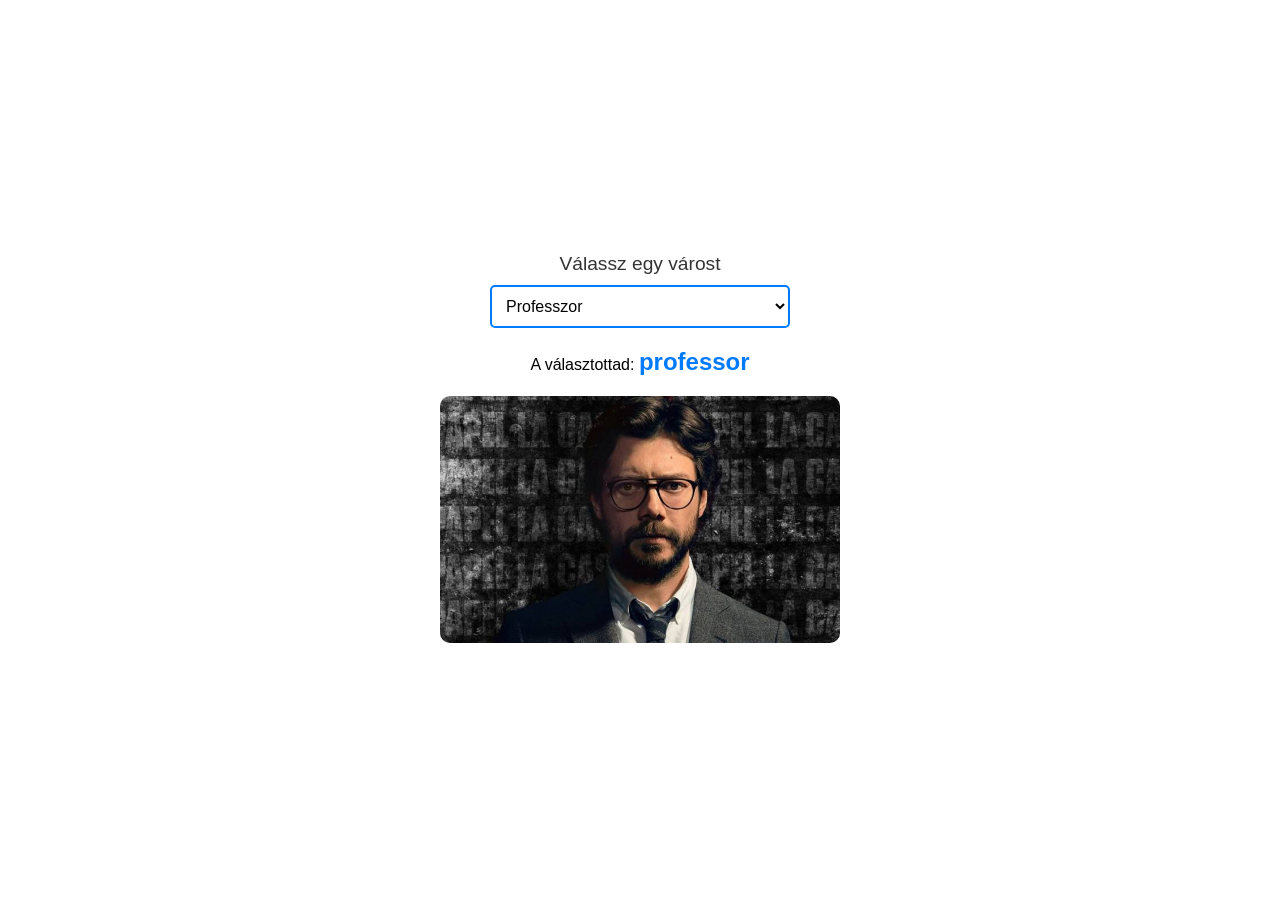
<file: 001_change_event/index.html>
<!DOCTYPE html>
<html lang="hu">

<head>
    <meta charset="UTF-8">
    <meta name="viewport" content="width=device-width, initial-scale=1.0">
    <title>Change Event</title>
    <link rel="stylesheet" href="style.css">
    <link rel="shortcut icon" href="./img/icon.svg" type="image/x-icon">
</head>

<body>
    <div class="container">
        <label for="city">Válassz egy várost</label>
        <select id="city" name="city">
            <option value="Berlin">Berlin</option>
            <option value="Tokyo">Tokyo</option>
            <option value="Rio">Rio</option>
            <option value="Nairobi">Nairobi</option>
            <option value="Lisbon">Lisszabon</option>
            <option value="Moscow">Moszkva</option>
            <option value="Denver">Denver</option>
            <option value="Stockholm">Stockholm</option>
            <option value="Helsinki">Helsinki</option>
            <option value="Professor" selected>Professzor</option>
        </select>
    </div>

    <div id="finish">
        <p>A választottad: <span id="demo">Berlin</span></p>
    
        <div id="image">
            
        </div>
    </div>

    <script src="script.js"></script>
</body>

</html>
</file>
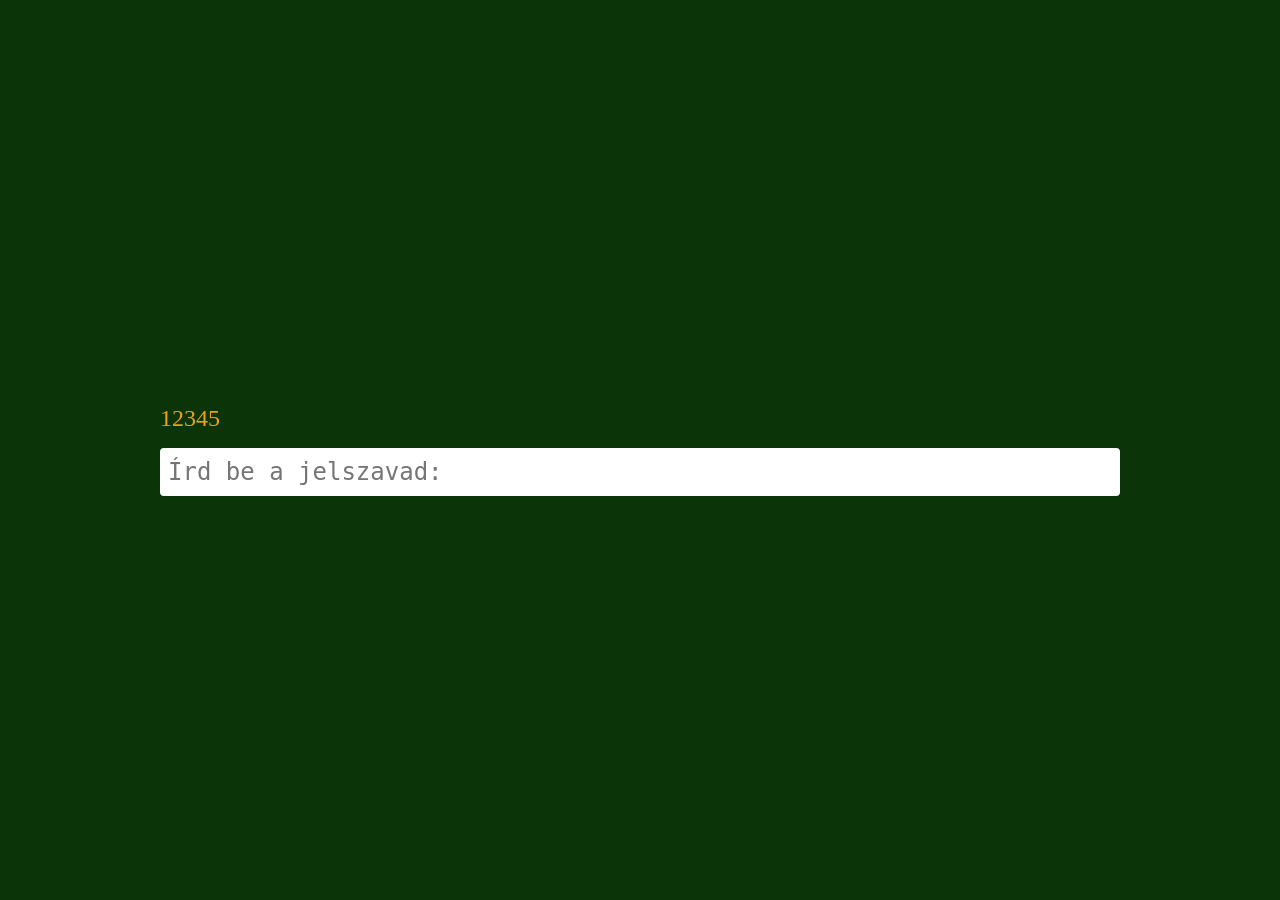
<file: 002_keypress_event/index.html>
<!DOCTYPE html>
<html lang="hu">
<head>
    <meta charset="UTF-8">
    <meta name="viewport" content="width=device-width, initial-scale=1.0">
    <title>Keypress-Keydown-Keyup event</title>
    <link rel="stylesheet" href="style.css">
</head>
<body>
    <div class="container">
        <span id="demo">12345</span>

        <textarea name="area" id="area" placeholder="Írd be a jelszavad:"></textarea>
    </div>

    <script src="script.js"></script>
</body>
</html>
</file>
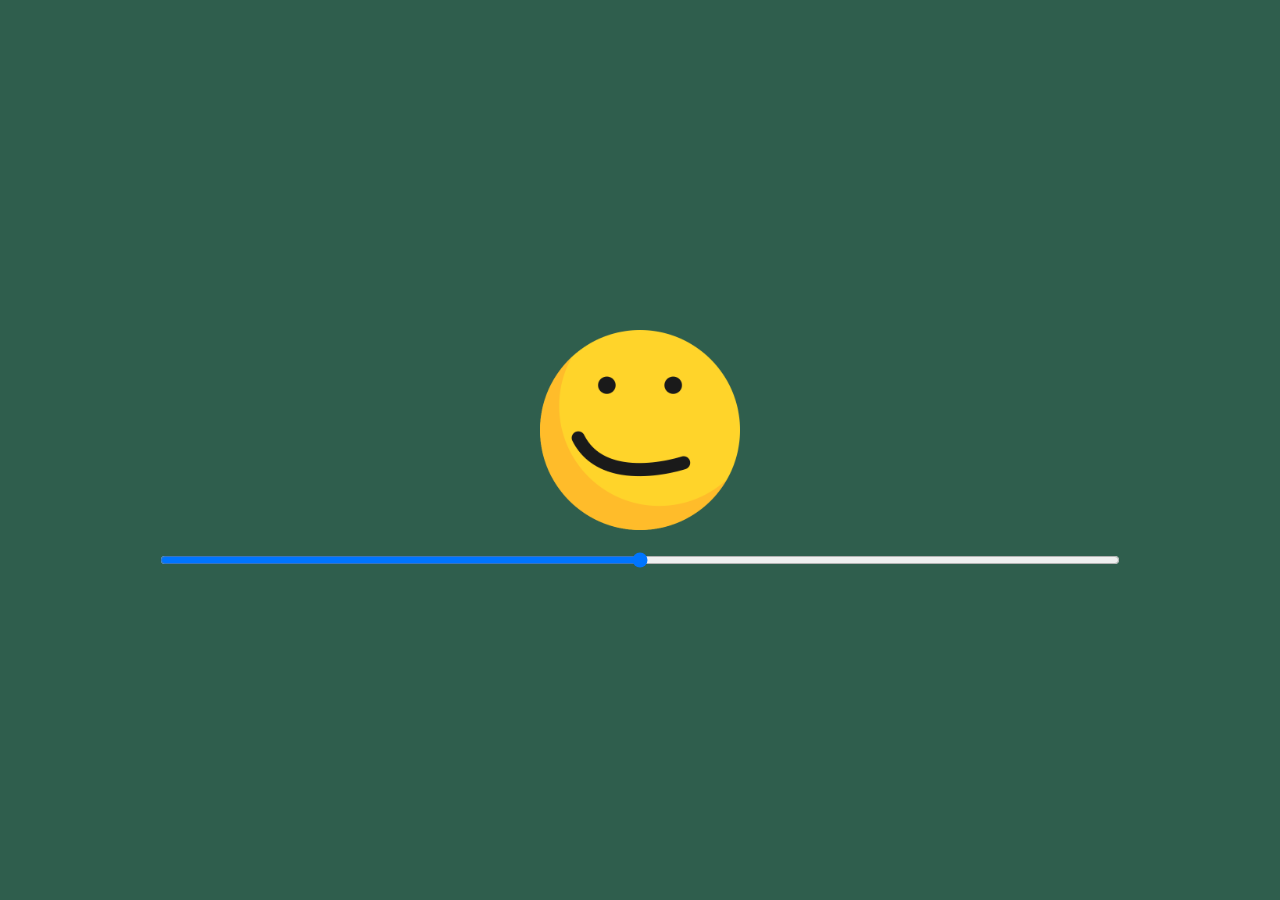
<file: 003_hangulat/index.html>
<!DOCTYPE html>
<html lang="hu">

<head>
    <meta charset="UTF-8">
    <meta name="viewport" content="width=device-width, initial-scale=1.0">
    <title>Hangulat</title>
    <link rel="stylesheet" href="./style.css">
    <link rel="shortcut icon" href="./img/face.ico" type="image/x-icon">
</head>

<body>
    <div class="container">
        <img src="./img/4.png" alt="" id="kep">
        <input type="range" id="csuszka" class="bomba-forma" min="0" max="6" step="1">
    </div>
    <script src="./script.js"></script>
</body>

</html
</file>
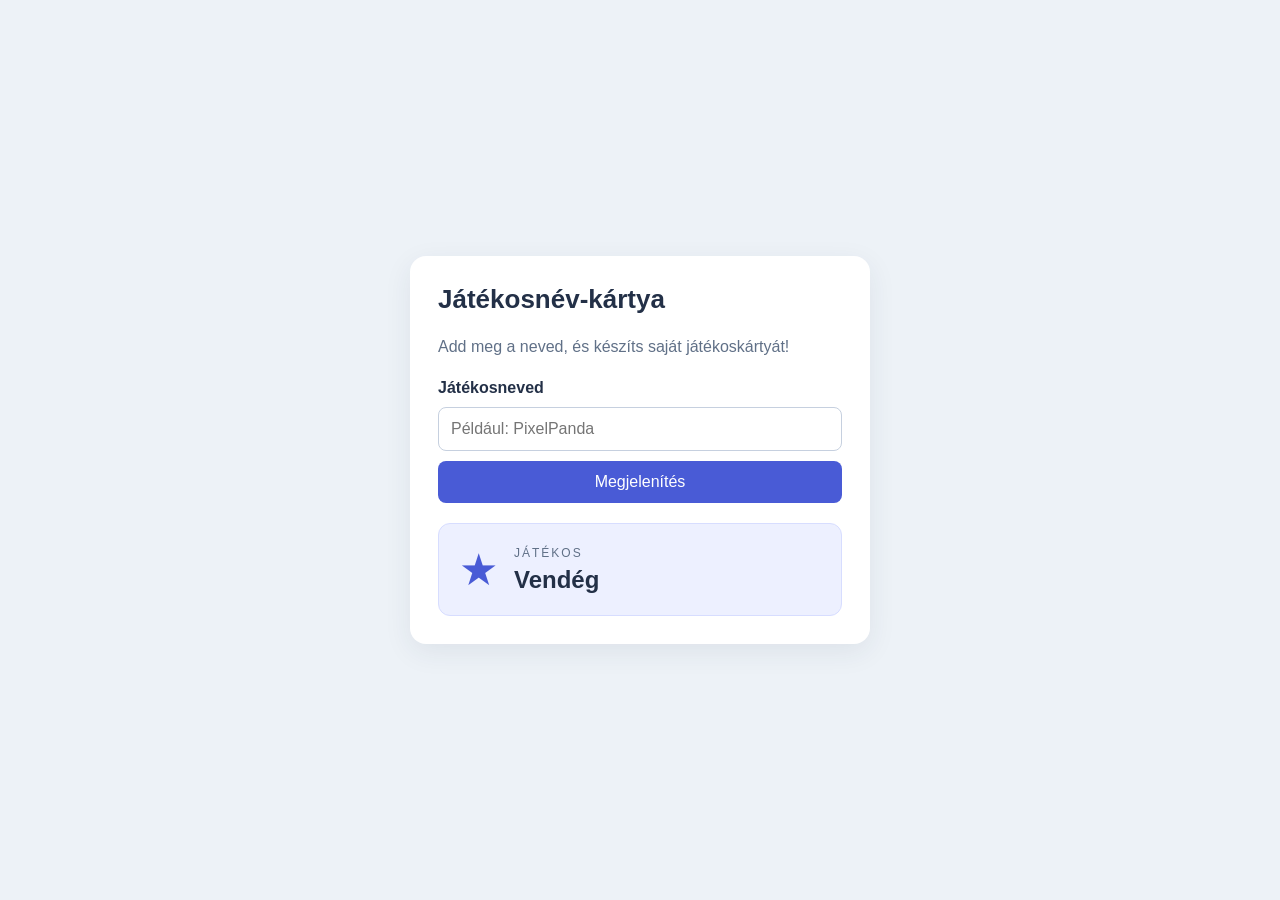
<file: 005_jatekosnev/index.html>
<!DOCTYPE html>
<html lang="hu">
<head>
    <meta charset="UTF-8">
    <meta name="viewport" content="width=device-width, initial-scale=1.0">
    <title>Játékosnév-kártya</title>
    <link rel="stylesheet" href="style.css">
</head>
<body>
    <main class="container">
        <h1>Játékosnév-kártya</h1>
        <p>Add meg a neved, és készíts saját játékoskártyát!</p>

        <div class="beallitasok">
            <label for="nev">Játékosneved</label>
            <input type="text" id="nev" placeholder="Például: PixelPanda" maxlength="20">
            <button type="button" id="gomb">Megjelenítés</button>
        </div>

        <div class="kartya">
            <span class="ikon" aria-hidden="true">★</span>
            <div>
                <p class="felirat">JÁTÉKOS</p>
                <h2 id="jatekosnev">Vendég</h2>
            </div>
        </div>
    </main>
    <script src="script.js"></script>
</body>
</html>
</file>
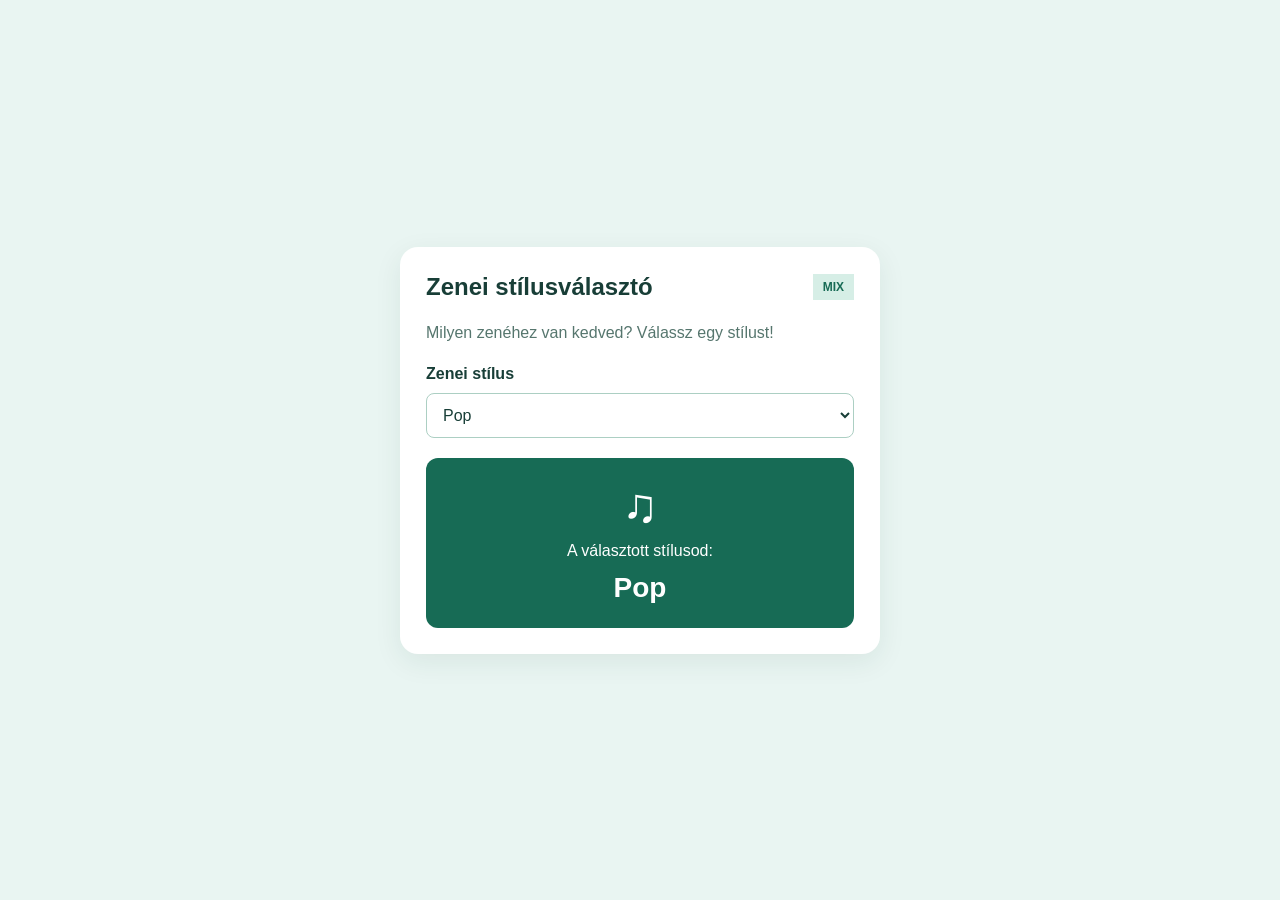
<file: 006_zenevalaszto/index.html>
<!DOCTYPE html>
<html lang="hu">
<head>
    <meta charset="UTF-8">
    <meta name="viewport" content="width=device-width, initial-scale=1.0">
    <title>Zenei stílusválasztó</title>
    <link rel="stylesheet" href="style.css">
</head>
<body>
    <main class="container">
        <header class="fejlec">
            <h1>Zenei stílusválasztó</h1>
            <span class="jelveny">MIX</span>
        </header>

        <p class="leiras">Milyen zenéhez van kedved? Válassz egy stílust!</p>

        <div class="beallitasok">
            <label for="stilus">Zenei stílus</label>
            <select id="stilus">
                <option value="Pop" selected>Pop</option>
                <option value="Rock">Rock</option>
                <option value="Jazz">Jazz</option>
                <option value="Elektronikus">Elektronikus</option>
                <option value="Klasszikus">Klasszikus</option>
            </select>
        </div>

        <section class="kartya">
            <span class="ikon" aria-hidden="true">♫</span>
            <p>A választott stílusod:</p>
            <h2 id="valasztott">Pop</h2>
        </section>
    </main>
    <script src="script.js"></script>
</body>
</html>
</file>
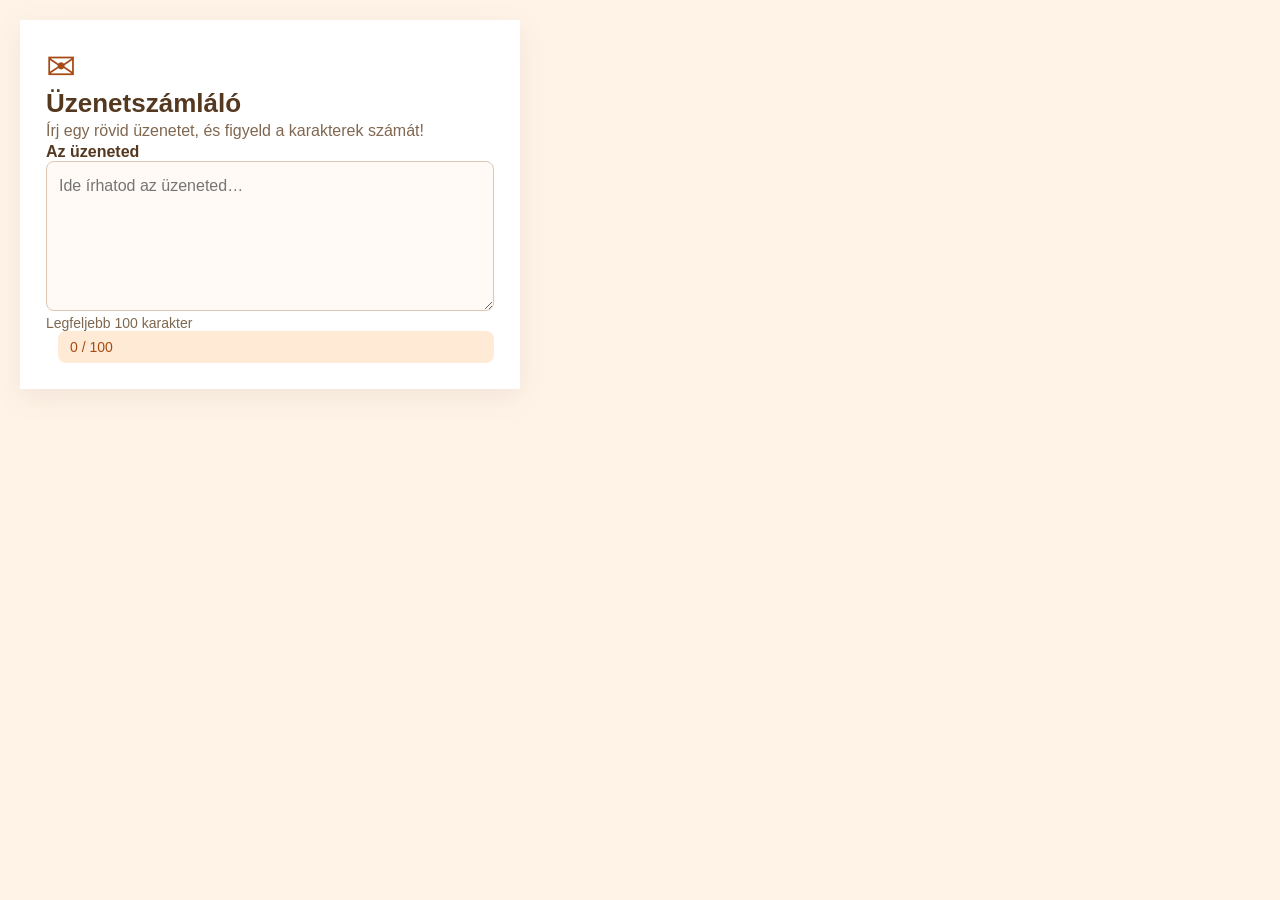
<file: 007_uzenetszamlalo/index.html>
<!DOCTYPE html>
<html lang="hu">
<head>
    <meta charset="UTF-8">
    <meta name="viewport" content="width=device-width, initial-scale=1.0">
    <title>Üzenetszámláló</title>
    <link rel="stylesheet" href="style.css">
</head>
<body>
    <main class="container">
        <header class="fejlec">
            <span class="ikon" aria-hidden="true">✉</span>
            <h1>Üzenetszámláló</h1>
        </header>

        <p class="leiras">Írj egy rövid üzenetet, és figyeld a karakterek számát!</p>

        <div class="szerkeszto">
            <label for="uzenet">Az üzeneted</label>
            <textarea id="uzenet" maxlength="100" placeholder="Ide írhatod az üzeneted…"></textarea>
        </div>

        <div class="info">
            <p>Legfeljebb 100 karakter</p>
            <p class="szamlalo"><span id="darab">0</span> / 100</p>
        </div>
    </main>
    <script src="script.js"></script>
</body>
</html>
</file>
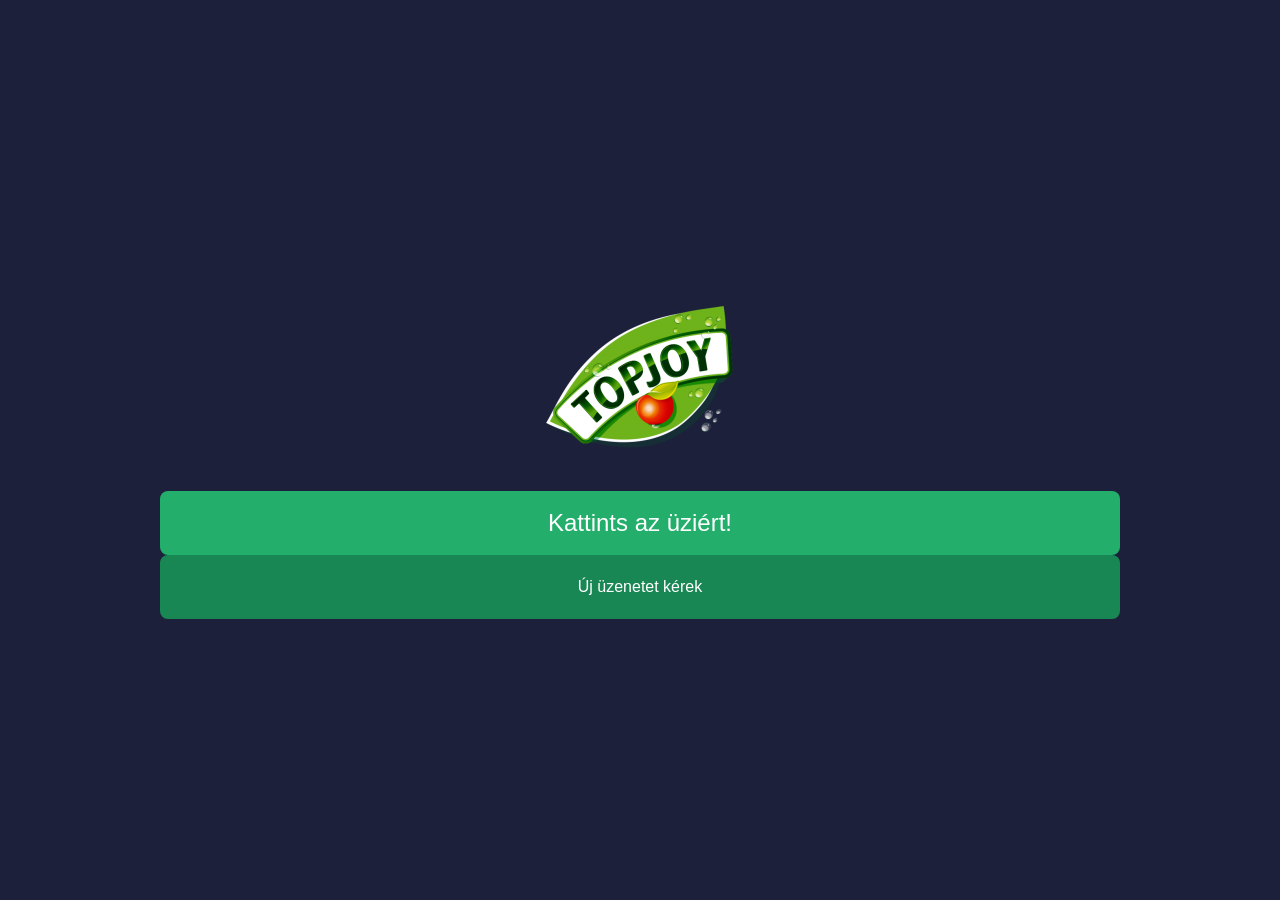
<file: 008_topjoy/index.html>
<!DOCTYPE html>
<html lang="hu">
<head>
    <meta charset="UTF-8">
    <meta name="viewport" content="width=device-width, initial-scale=1.0">
    <title>Topjoy</title>
    <link rel="stylesheet" href="stlye.css">
    <link rel="shortcut icon" href="./topjoy.ico" type="image/x-icon">
</head>
<body>
    
    <div class="container">
        <div class="image-container">
            <img src="./topjoy.png" alt="404" title="Topjoy" class="img-fluid">
        </div>

        <div id="massagebox" class="massage-box"> 
            Kattints az üziért!    
        </div>
        <button class="custom-button" type="button" id="massageButton">
            Új üzenetet kérek
        </button>
    </div>


    <script src="script.js"></script>
</body>
</html>
</file>
<file: 001_change_event/style.css>
* {
    margin: 0;
    padding: 0;
    box-sizing: border-box;
}

body {
    font-family: Arial, Helvetica, sans-serif;
    display: flex;
    align-items: center;
    justify-content: center;
    height: 100vh;
    flex-direction: column;
}

.container {
    margin-bottom: 20px;
    text-align: center;
    width: 75%;
}

label {
    font-size: 1.2rem;
    margin-bottom: 10px;
    display: block;
    color: #333333;
}

select {
    padding: 10px;
    font-size: 1rem;
    border-radius: 5px;
    border: 2px solid #007BFF;
    background-color: #FFFFFF;
    cursor: pointer;
    width: 100%;
    max-width: 300px;
    display: block;
    margin: 0 auto;
}

#finish {
    text-align: center;
    max-width: 800px;
    width: 100%;
    margin: 0 auto;
}

#demo {
    font-size: 1.5rem;
    color: #007BFF;
    font-weight: bold;
    margin-top: 20px;
}

#image img {
    margin-top: 20px;
    max-width: 50%;
    height: auto;
    border-radius: 10px;
}

@media (max-width: 768px) {
    select {
        max-width: 100%;
    }

    #image img {
        max-width: 80%;
    }
}

@media (max-width: 480px) {
    #demo {
        font-size: 1.2rem;
    }

    #image img {
        max-width: 90%;
    }
}
</file>
<file: 002_keypress_event/style.css>
* {
    margin: 0;
    padding: 0;
    box-sizing: border-box;
}

html {
    font-size: 16px;
}

body {
    background: #0B3508;
    color: #EBA119;
    height: 100vh; /* vh = viewport height */
    display: flex;
    justify-content: center; /* vízszintes igazítás flex-nél és gridnél */
    align-items: center; /* függőleges igazítás flex-nél és gridnél, ehhez mindenképp kell a height: 100vh */
    font-size: 1.5rem; /* rem = ez a gyökér elemhez viszonyítja a méretet, az alapértelmezett a html-ben 16px. A 1.5rem = 16 * 1.5 = 24px */
}

.container {
    /* border: 10px solid black; */
    width: 75%;
    display: flex;
    flex-direction: column;
    gap: 1rem;
}

textarea {
    border-radius: 0.25rem;
    border: none;
    height: 3rem;
    line-height: 3rem;
    font-size: 1.5rem;
    text-indent: 0.5rem;
    outline: none;
    resize: none;
}
</file>
<file: 003_hangulat/style.css>
* {
    margin: 0;
    padding: 0;
    box-sizing: border-box;
}

html {
    font-size: 16px;
}

body {
    background: #2F5E4D;
    font-family: Arial, Helvetica, sans-serif;
    /* border: 1px solid red; */
    display: flex;
    height: 100vh;
    justify-content: center;
    align-items: center;
}

.container {
    width: 75%;
    /* border: 1px solid red; */
    display: flex;
    flex-direction: column;
    justify-content: center;
    align-items: center;
    gap: 1.25rem;
}

.container > img {
    height: 200px;
}

.container > input {
    width: 100%;
    height: 1.25rem;
    background: #CCCCCC;
    color: #FFFFFF;
    border-radius: 5rem;
}

.container > input::-webkit-slider-thumb {
    width: 1.5rem;
    height: 1.5rem;
    border-radius: 50%;
    background-color: black;
}
</file>
<file: 005_jatekosnev/style.css>
* {
    margin: 0;
    padding: 0;
    box-sizing: border-box;
}

body {
    font-family: Arial, Helvetica, sans-serif;
    background: #edf2f7;
    color: #233047;
    min-height: 100vh;
    padding: 20px;
    display: flex;
    justify-content: center;
    align-items: center;
    /* FELADAT: A fő doboz középre igazítása flexszel. */
}

.container {
    width: 100%;
    max-width: 460px;
    padding: 28px;
    background: white;
    box-shadow: 0 8px 28px #23304714;
    /* FELADAT: Függőleges flex elrendezés, 20px térköz. */
    /* FELADAT: 16px-es sarokkerekítés. */
    display: flex;
    flex-direction: column;
    gap: 20px;
    border-radius: 16px;
}

h1 {
    font-size: 26px;
}

.container > p {
    color: #607087;
    line-height: 1.5;
}

.beallitasok {
    /* FELADAT: Függőleges flex elrendezés, 10px térköz. */
    display: flex;
    flex-direction: column;
    gap: 10px;
}

label {
    font-weight: bold;
}

input {
    width: 100%;
    min-width: 0;
    padding: 12px;
    border: 1px solid #c6d0df;
    border-radius: 8px;
    font: inherit;
}

button {
    padding: 12px 18px;
    border: none;
    border-radius: 8px;
    background: #495bd6;
    color: white;
    font: inherit;
    /* FELADAT: Mutató kéz alakú egérkurzor. */
    cursor: pointer;
}

.kartya {
    background: #edf0ff;
    border: 1px solid #d7ddff;
    border-radius: 12px;
    padding: 20px;
    /* FELADAT: Vízszintes flex elrendezés, függőleges középre igazítás, 16px térköz. */
    display: flex;
    align-items: center;
    gap: 16px;
    
}

.ikon {
    color: #495bd6;
    font-size: 44px;
}

.felirat {
    color: #607087;
    font-size: 12px;
    letter-spacing: 2px;
    margin-bottom: 6px;
}

#jatekosnev {
    font-size: 24px;
    overflow-wrap: anywhere;
}

.kartya > div {
    min-width: 0;
}
</file>
<file: 006_zenevalaszto/style.css>
* {
    margin: 0;
    padding: 0;
    box-sizing: border-box;
}

body {
    font-family: Arial, Helvetica, sans-serif;
    background: #e9f5f2;
    color: #183e37;
    min-height: 100vh;
    padding: 20px;
    /* FELADAT: Flexszel igazítsd középre a fő dobozt mindkét irányban! */
    display: flex;
    justify-content: center;
    align-items: center;
}

.container {
    width: 100%;
    max-width: 480px;
    padding: 26px;
    background: white;
    border-radius: 18px;
    box-shadow: 0 8px 28px #183e3714;
    /* FELADAT: Függőleges flex elrendezés, 20px térközzel. */
    display: flex;
    flex-direction: column;
    gap: 20px;
    
}

.fejlec {
    /* FELADAT: Vízszintes flex elrendezés, függőleges középre igazítás.
       A cím balra, a MIX jelvény jobbra kerüljön, a köztük maradó
       szabad helyet oszd el! */
       display: flex;
       align-items: center;
       justify-content: space-between;
}

h1 {
    font-size: 24px;
}

.jelveny {
    padding: 6px 10px;
    background: #d6eee6;
    color: #176b55;
    font-size: 12px;
    font-weight: bold;
    margin-left: 12px;
}

.leiras {
    color: #56766e;
    line-height: 1.5;
}

.beallitasok {
    /* FELADAT: Függőleges flex elrendezés, 10px térközzel. */
    display: flex;
    flex-direction: column;
    gap: 10px;
}

label {
    font-weight: bold;
}

select {
    width: 100%;
    padding: 12px;
    border: 1px solid #accfc3;
    border-radius: 8px;
    background: white;
    color: #183e37;
    font: inherit;
    /* FELADAT: Mutató kéz alakú egérkurzor. */
    cursor: pointer;
}

.kartya {
    background: #176b55;
    color: white;
    padding: 24px;
    text-align: center;
    /* FELADAT: Függőleges flex elrendezés, vízszintesen középre
       igazított gyermekelemekkel, 12px térközzel. */
    display: flex;
    flex-direction: column;
    justify-content: center;
    gap: 12px;
    border-radius: 16px;
    /* FELADAT: 12px-es sarokkerekítés. */
    border-radius: 12px;
}

.ikon {
    font-size: 48px;
    line-height: 1;
}

#valasztott {
    font-size: 28px;
}
</file>
<file: 007_uzenetszamlalo/style.css>
* {
    margin: 0;
    padding: 0;
    box-sizing: border-box;
}

body {
    font-family: Arial, Helvetica, sans-serif;
    background: #fff3e7;
    color: #543820;
    min-height: 100vh;
    padding: 20px;
    /* FELADAT: Flexszel igazítsd középre a fő dobozt mindkét irányban! */
}

.container {
    width: 100%;
    max-width: 500px;
    padding: 26px;
    background: white;
    box-shadow: 0 8px 28px #54382014;
    /* FELADAT: Függőleges flex elrendezés, 20px térközzel. */
    /* FELADAT: 16px-es sarokkerekítés. */
}

.fejlec {
    /* FELADAT: Vízszintes flex elrendezés, függőleges középre
       igazítás, 12px térköz. */
}

.ikon {
    font-size: 36px;
    color: #a64a13;
}

h1 {
    font-size: 26px;
}

.leiras {
    color: #806750;
    line-height: 1.5;
}

.szerkeszto {
    /* FELADAT: Függőleges flex elrendezés, 10px térközzel. */
}

label {
    font-weight: bold;
}

textarea {
    width: 100%;
    min-height: 150px;
    padding: 12px;
    border: 1px solid #ddc6b3;
    border-radius: 8px;
    background: #fffaf5;
    color: #543820;
    font: inherit;
    line-height: 1.5;
    resize: vertical;
}

.info {
    color: #806750;
    font-size: 14px;
    /* FELADAT: Vízszintes flex elrendezés, függőleges középre
       igazítás. A két felirat a sor két szélére kerüljön! */
}

.szamlalo {
    padding: 8px 12px;
    border-radius: 8px;
    background: #ffead6;
    color: #a64a13;
    white-space: nowrap;
    margin-left: 12px;
    /* FELADAT: Félkövér betűvastagság. */
}
</file>
<file: 008_topjoy/stlye.css>
* {
    margin: 0;
    padding: 0;
    box-sizing: border-box;
}

body {
    background:#1c203a;
    font-family: Arial, Helvetica, sans-serif;
    min-height: 100vh;
    display: flex;
    justify-content: center;
    align-items: center;    
    color: #FFF;
}
.container{
    width: 75%;
    display: flex;
    flex-direction: column;
    align-items: center;
}

.image-container{
    margin-bottom: 1rem;
}

.img-fluid{
    max-width: 100%;
    height: auto;
}

.massage-box{
    background: #23AF6B;
    width: 100%;
    height: 4rem;
    display: flex;
    justify-content: center;
    align-items: center;   
    border-radius: 0.5rem;
    font-size: 24px;
}

.custom-button{
    width: 100%;
    height: 4rem;
    display: flex;
    justify-content: center;
    align-items: center;   
    border-radius: 0.5rem;
    background-color: #198754;
    font-size: 1rem;
    color: #FFF;
    border: none;
    cursor: pointer;
    transition: filter 0.5s ease;
}
.custom-button:hover{
    filter: grayscale(50%);

}
</file>
